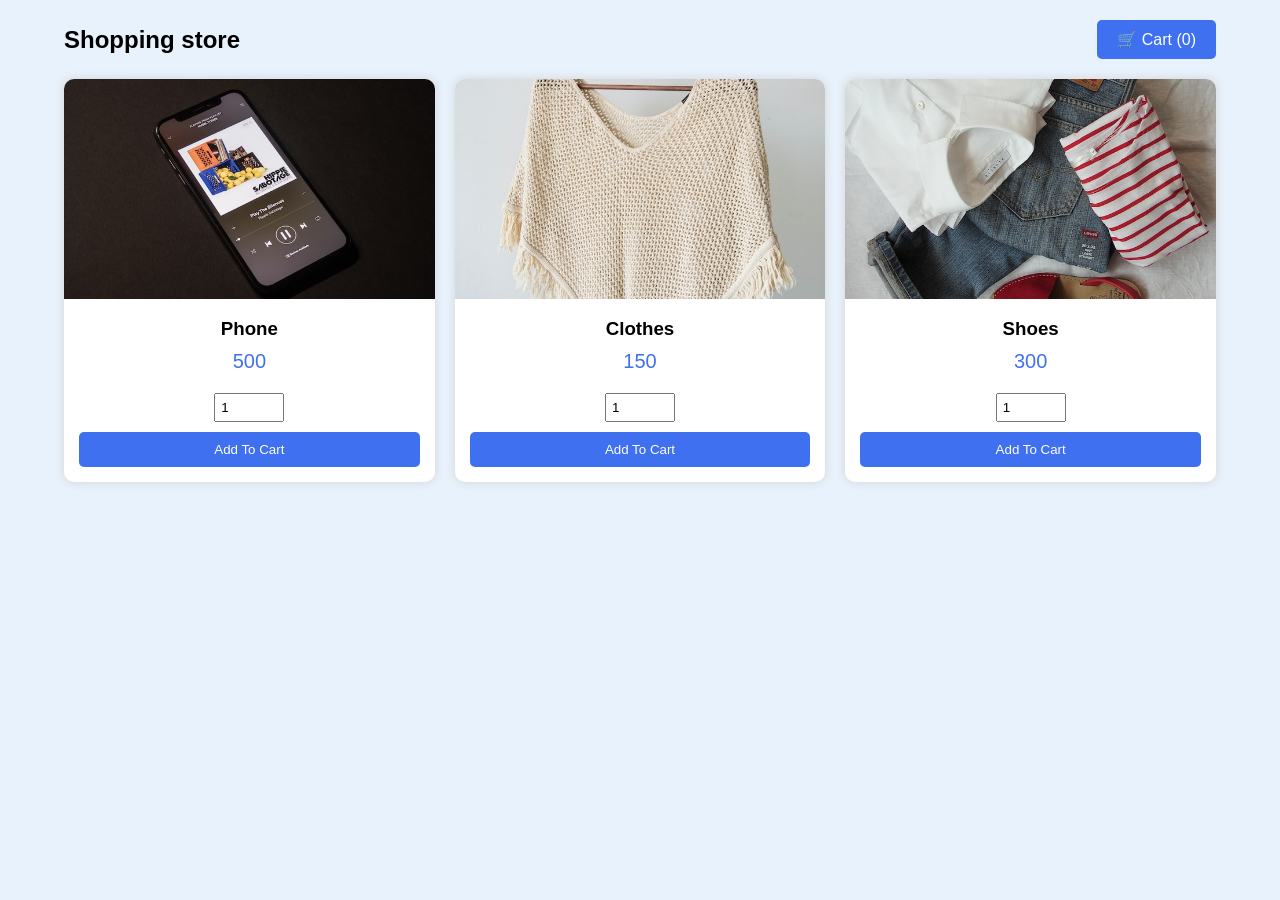
<file: index.html>
<!DOCTYPE html>
<html lang="en">
<head>
    <meta charset="UTF-8">
    <meta name="viewport" content="width=device-width, initial-scale=1.0">
    <title>Shopping Store</title>
    <link rel="stylesheet" href="style.css">
</head>
<body>

<div class="container">

    <header>
        <h2>Shopping store</h2>
        <a href="cart.html" class="cart">
            🛒 Cart (<span id="cartCount">0</span>)
        </a>
    </header>

    <section class="allcards">

        <div class="card">

            <img src="phone-1.jpg" alt="Phone">

            <div class="title">
                <h3>Phone</h3>

                <p class="price">500</p>

                <input type="number" class="qty" value="1" min="1">

                <button onclick="addToCart(this)">
                    Add To Cart
                </button>

            </div>

        </div>

        <div class="card">

            <img src="cloth-3.jpg" alt="Clothes">

            <div class="title">
                <h3>Clothes</h3>

                <p class="price">150</p>

                <input type="number" class="qty" value="1" min="1">

                <button onclick="addToCart(this)">
                    Add To Cart
                </button>

            </div>

        </div>

        <div class="card">

            <img src="cloth-2.jpg" alt="Shoes">

            <div class="title">
                <h3>Shoes</h3>

                <p class="price">300</p>

                <input type="number" class="qty" value="1" min="1">

                <button onclick="addToCart(this)">
                    Add To Cart
                </button>

            </div>

        </div>

    </section>

</div>

<script src="script.js"></script>

</body>
</html>
</file>
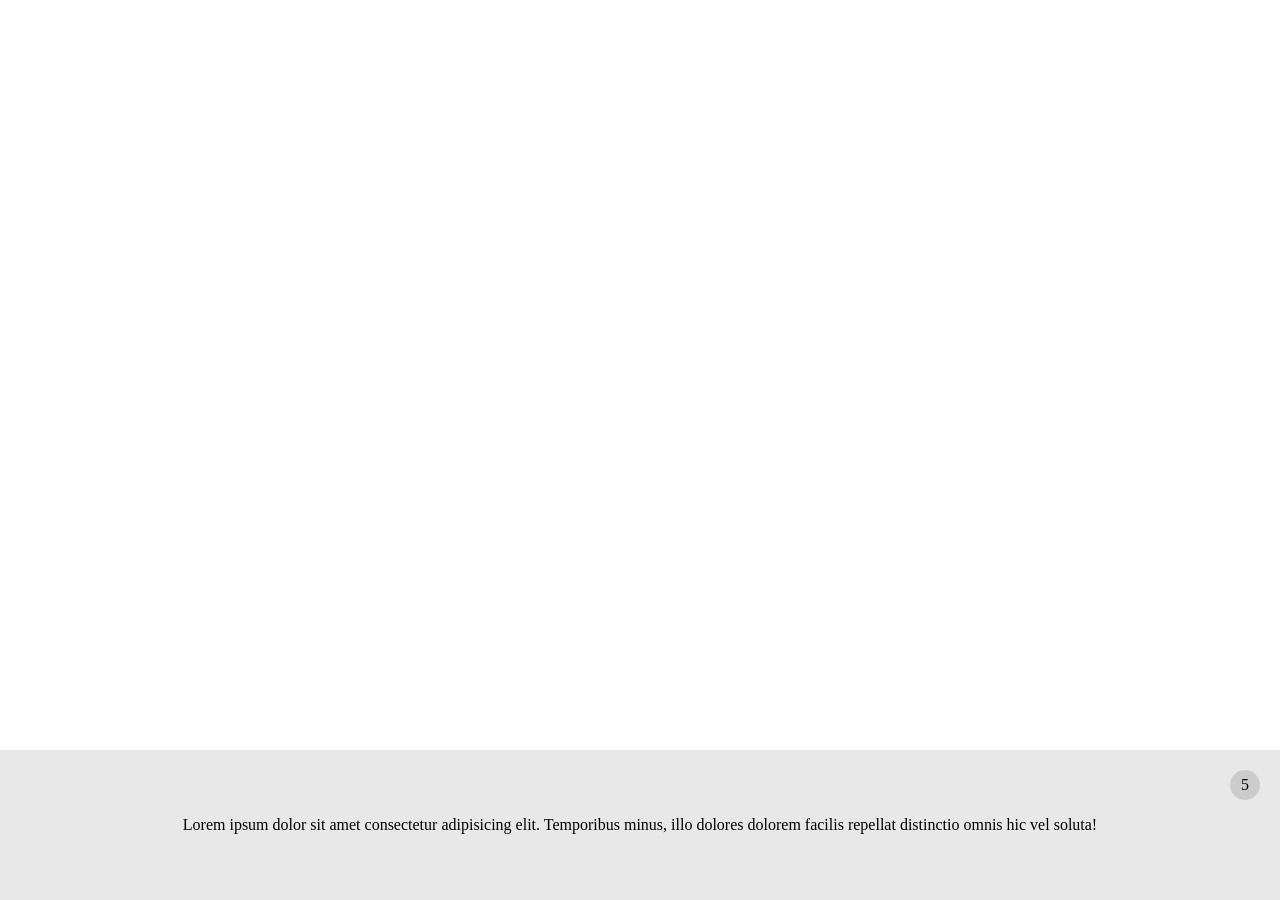
<file: Advertising App/index.html>
<!DOCTYPE html>
<html lang="en">
<head>
    <meta charset="UTF-8">
    <meta name="viewport" content="width=device-width, initial-scale=1.0">
    <link rel="stylesheet" href="style.css">
    <title>Document</title>
</head>
<body>

    <div class="adv" id="adv">
        <div class="actions">
        <span id="times">5</span>
        <button id="close">x</button>
        </div>
        <p>Lorem ipsum dolor sit amet consectetur
             adipisicing elit.
             Temporibus minus, illo dolores
              dolorem facilis repellat
              distinctio omnis hic vel soluta!</p>

    </div>
    
    <script src="script.js"></script>
</body>
</html>
</file>
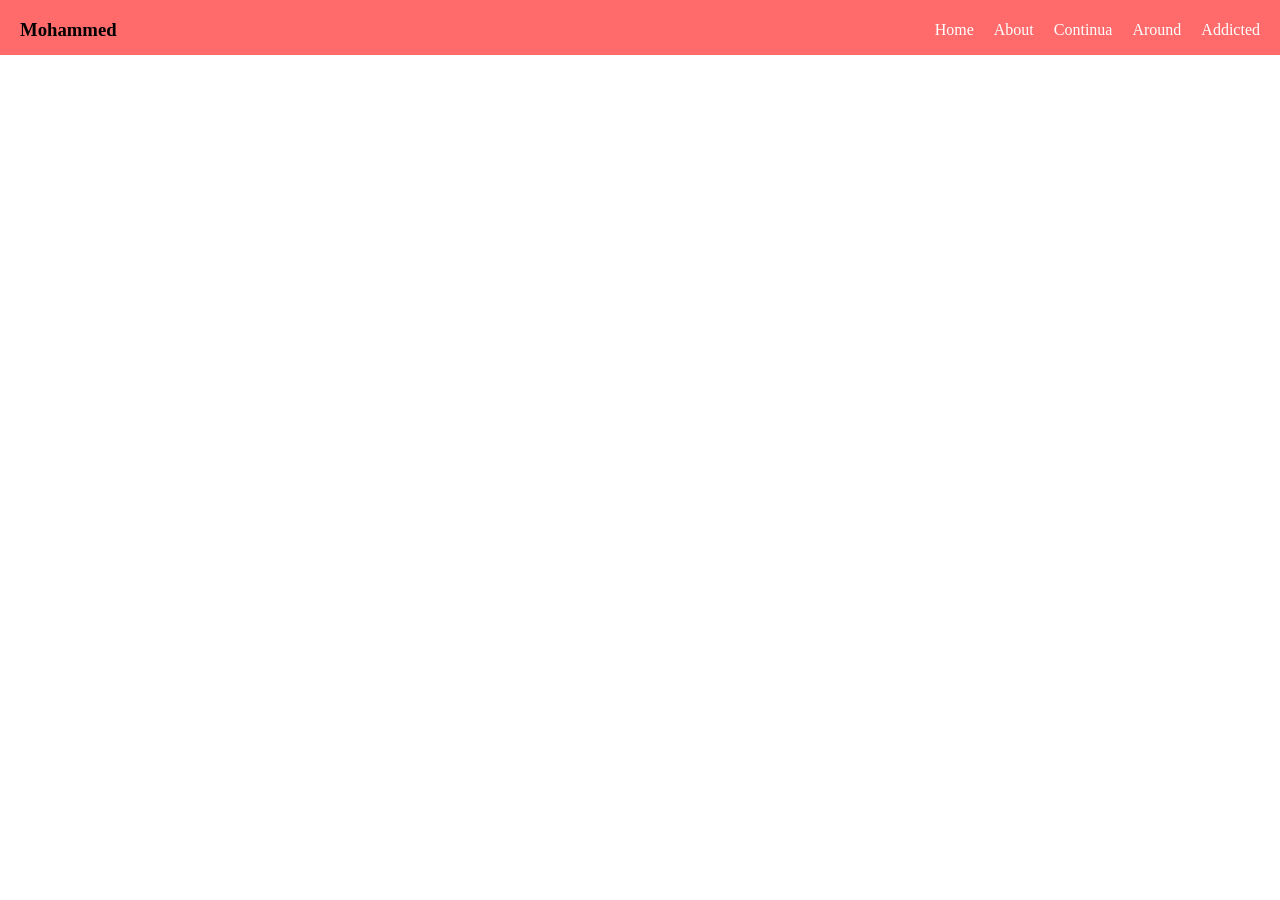
<file: bars/index.html>
<!DOCTYPE html>
<html lang="en">

<head>
  <meta charset="UTF-8">
  <meta name="viewport" content="width=device-width, initial-scale=1.0">
  <title>Document</title>

  <link rel="stylesheet" href="css/all.min.css">
  <link rel="stylesheet" href="css/style.css">
</head>

<body>
       <header>
        <div class="text">
        <div class="icon">
          <h3>Mohammed</h3>
        </div>
        <div class="Mobile ">
          <i class="fa-solid fa-bars active"></i>
          <i class="fa-solid fa-xmark"></i>
        </div>
         <nav class="nav">
          <ul>
            <li>Home</li>
            <li>About </li>
            <li>Continua</li>
            <li>Around</li>
            <li>Addicted</li>
          </ul>
         </nav>
        </div>

       </header>  
  <script src="js/script.js"></script>
</body>

</html>
</file>
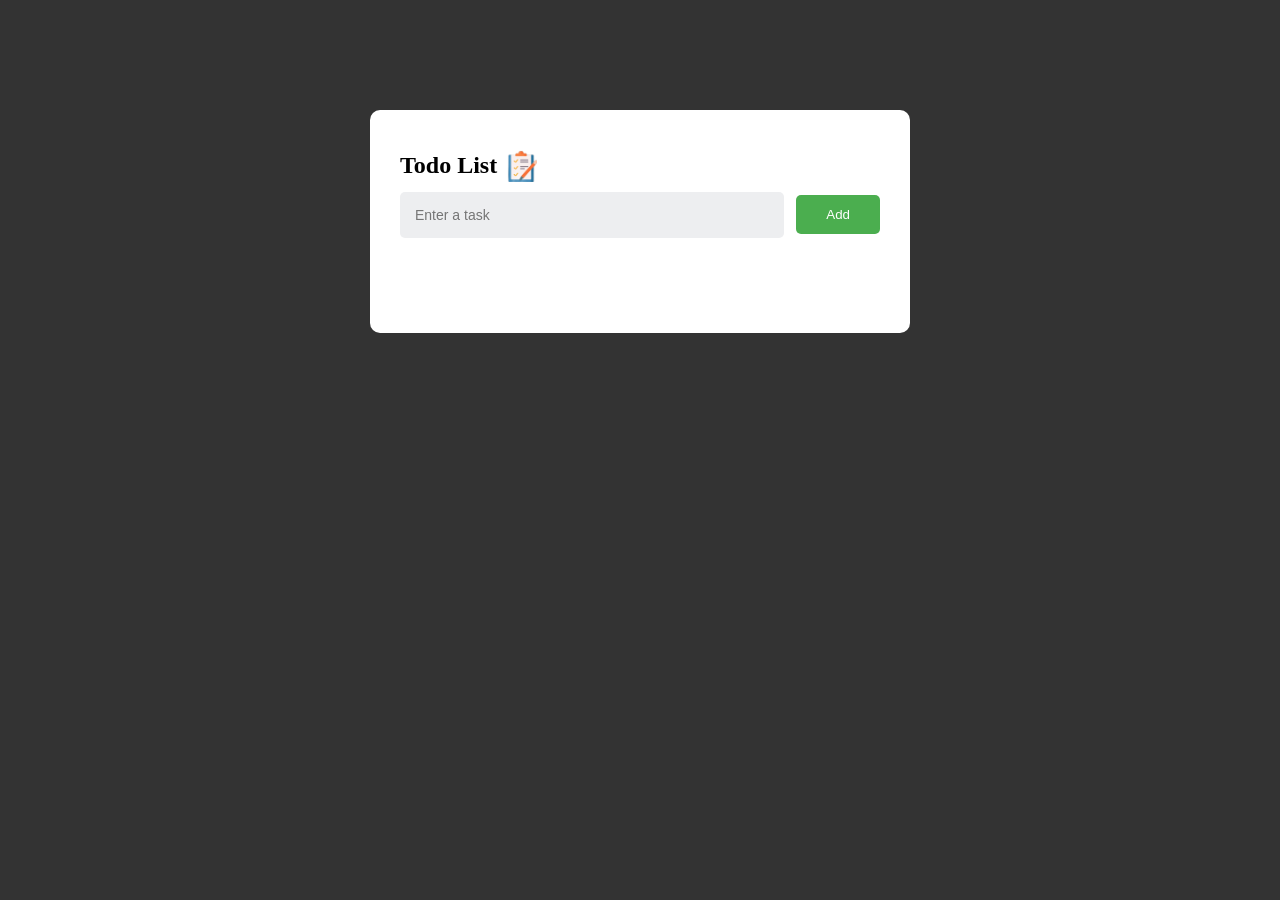
<file: Final- Todo list/index.html>
<!doctype html>
<html lang="en">
  <head>
    <meta charset="UTF-8" />
    <meta name="viewport" content="width=device-width, initial-scale=1.0" />
    <title>Tody-List By Mohamed</title>

    <link rel="stylesheet" href="css/all.min.css" />
    <link rel="stylesheet" href="css/style.css" />
  </head>

  <body>
    <main>
      <div class="container">
        <div class="todo-list">
          <div class="title">
            <h2>Todo List</h2>
            <img src="img/icon1.png" alt="img-list" />
          </div>
          <div class="Row">
            <input maxlength="120" type="text" id="input-text" placeholder="Enter a task" />
            <button class="btn">Add</button>
          </div>
          <ul class="task-list">
            <!-- <li class="checked">Task 1<span>&times;</span></li>
            <li>Task 2<span>&times;</span></li>
            <li>Task 3<span>&times;</span></li> -->
          </ul>
        </div>
      </div>
    </main>

    <script src="js/script.js"></script>
  </body>
</html>
</file>
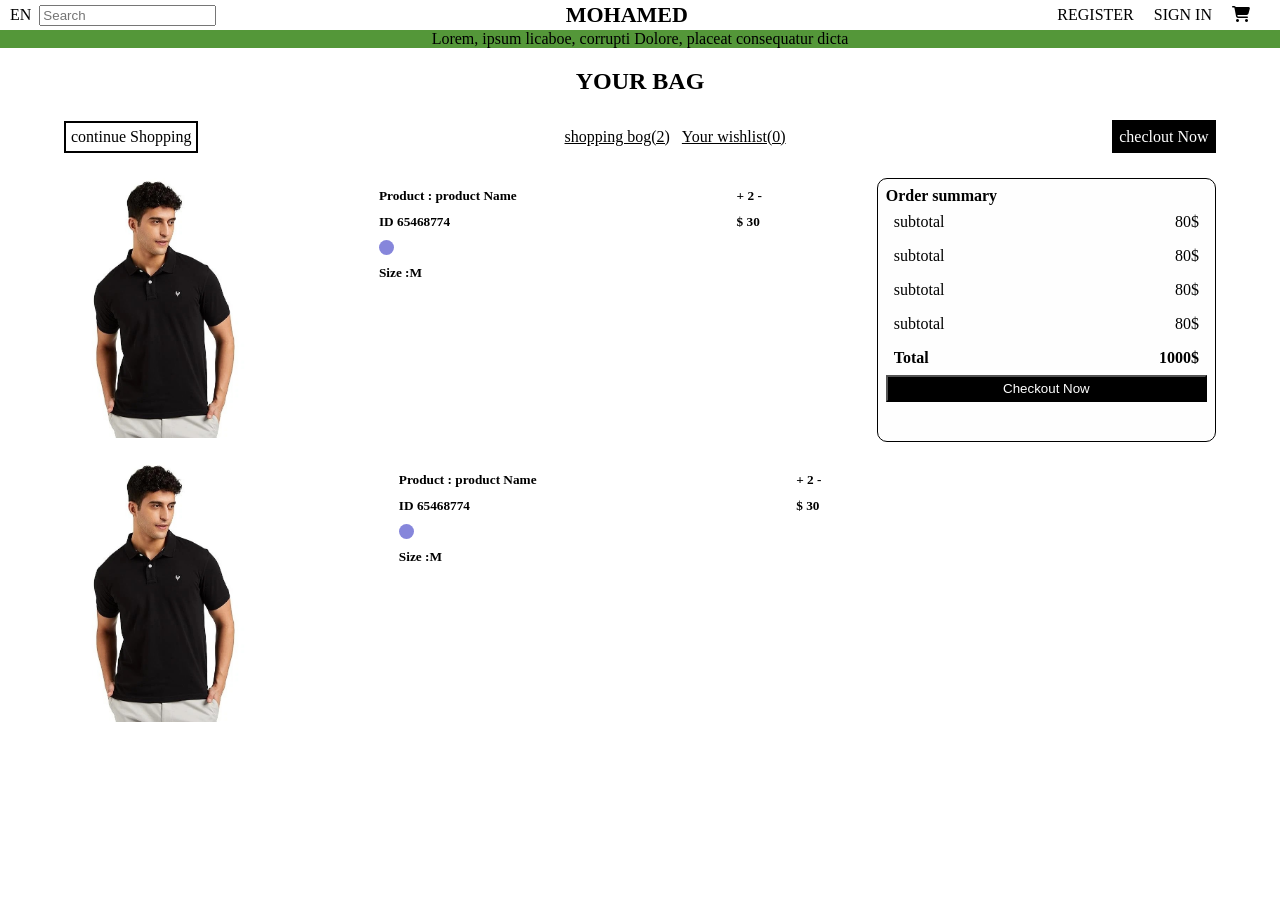
<file: p2/index.html>
<!DOCTYPE html>
<html lang="en">

<head>
    <meta charset="UTF-8">
    <meta name="viewport" content="width=device-width, initial-scale=1.0">
    <title>Document</title>
    <link rel="stylesheet" href="style.css">
    <link rel="stylesheet" href="https://cdnjs.cloudflare.com/ajax/libs/font-awesome/6.5.1/css/all.min.css">
</head>

<body>
    <header>
        <div class="nav1">
            <div class="left">
                <p>EN</p>
                <form action="">
                    <input type="text" placeholder="Search">
                </form>

            </div>
            <div class="center">
                <h1>MOHAMED</h1>
            </div>
            <div class="rghit">
                <ul>
                    <li><a href="#">REGISTER</a></li>
                    <li><a href="#">SIGN IN</a></li>
                    <li><a href="#"><i class="fa-solid fa-cart-shopping"></i></a></li>
                </ul>
            </div>

        </div>
        <div class="nav2">
            <p>Lorem, ipsum licaboe,
                corrupti Dolore,
                placeat consequatur dicta </p>
        </div>
        <div class="nav3">
            <h2>YOUR BAG</h2>
        </div>
    </header>


    <main>
        <section>
            <div class="container">
                <div class="sec1">
                    <div>
                        <h4 class="textleft">continue Shopping</h4>
                    </div>
                    <div>
                        <ul>
                            <li><a href="#">shopping bog(2)</a></li>
                            <li><a href="#">Your wishlist(0)</a></li>
                        </ul>
                    </div>
                    <div>
                        <h4 class="textright">checlout Now</h4>
                    </div>

                </div>
            </div>

        </section>

        <section>
            <div class="container">
              <div class="sec2">
                   <div class="photo">
                    <img src="img.jpeg" alt="">
                </div>
                <div class="info">
                    <div><h5>Product <span>: product Name</span></h5></div>
                    <div><h5>ID <span>65468774</span></h5></div>
                    
                    <div class="color"></div>
                    <div><h5>Size <span>:M</span></h5></div>
                </div>
                 <div class="number">
                  <div><h5>+ <span>2</span> -</h5></div>
                  <div><h5>$ 30</h5></div>
                 </div>
                 <div class="card">
                    <h4>Order summary</h4>
                    <div class="subtotal">
                        <p>subtotal</p>
                        <p>80$</p>
                    </div>
                     <div class="subtotal">
                        <p>subtotal</p>
                        <p>80$</p>
                    </div>
                     <div class="subtotal">
                        <p>subtotal</p>
                        <p>80$</p>
                    </div>
                     <div class="subtotal">
                        <p>subtotal</p>
                        <p>80$</p>
                    </div>
                     <div class="subtotal total">
                        <p>Total</p>
                        <p>1000$</p>
                    </div>
                  <button class="btn">Checkout Now</button>
                 </div>
              </div>
            </div>

        </section>
          <section>
            <div class="container">
              <div class="sec2">
                   <div class="photo">
                    <img src="img.jpeg" alt="">
                </div>
                <div class="info">
                    <div><h5>Product <span>: product Name</span></h5></div>
                    <div><h5>ID <span>65468774</span></h5></div>
                    
                    <div class="color"></div>
                    <div><h5>Size <span>:M</span></h5></div>
                </div>
                 <div class="number">
                  <div><h5>+ <span>2</span> -</h5></div>
                  <div><h5>$ 30</h5></div>
                 </div>
                
              </div>
            </div>

        </section>
    </main>
</body>

</html>
</file>
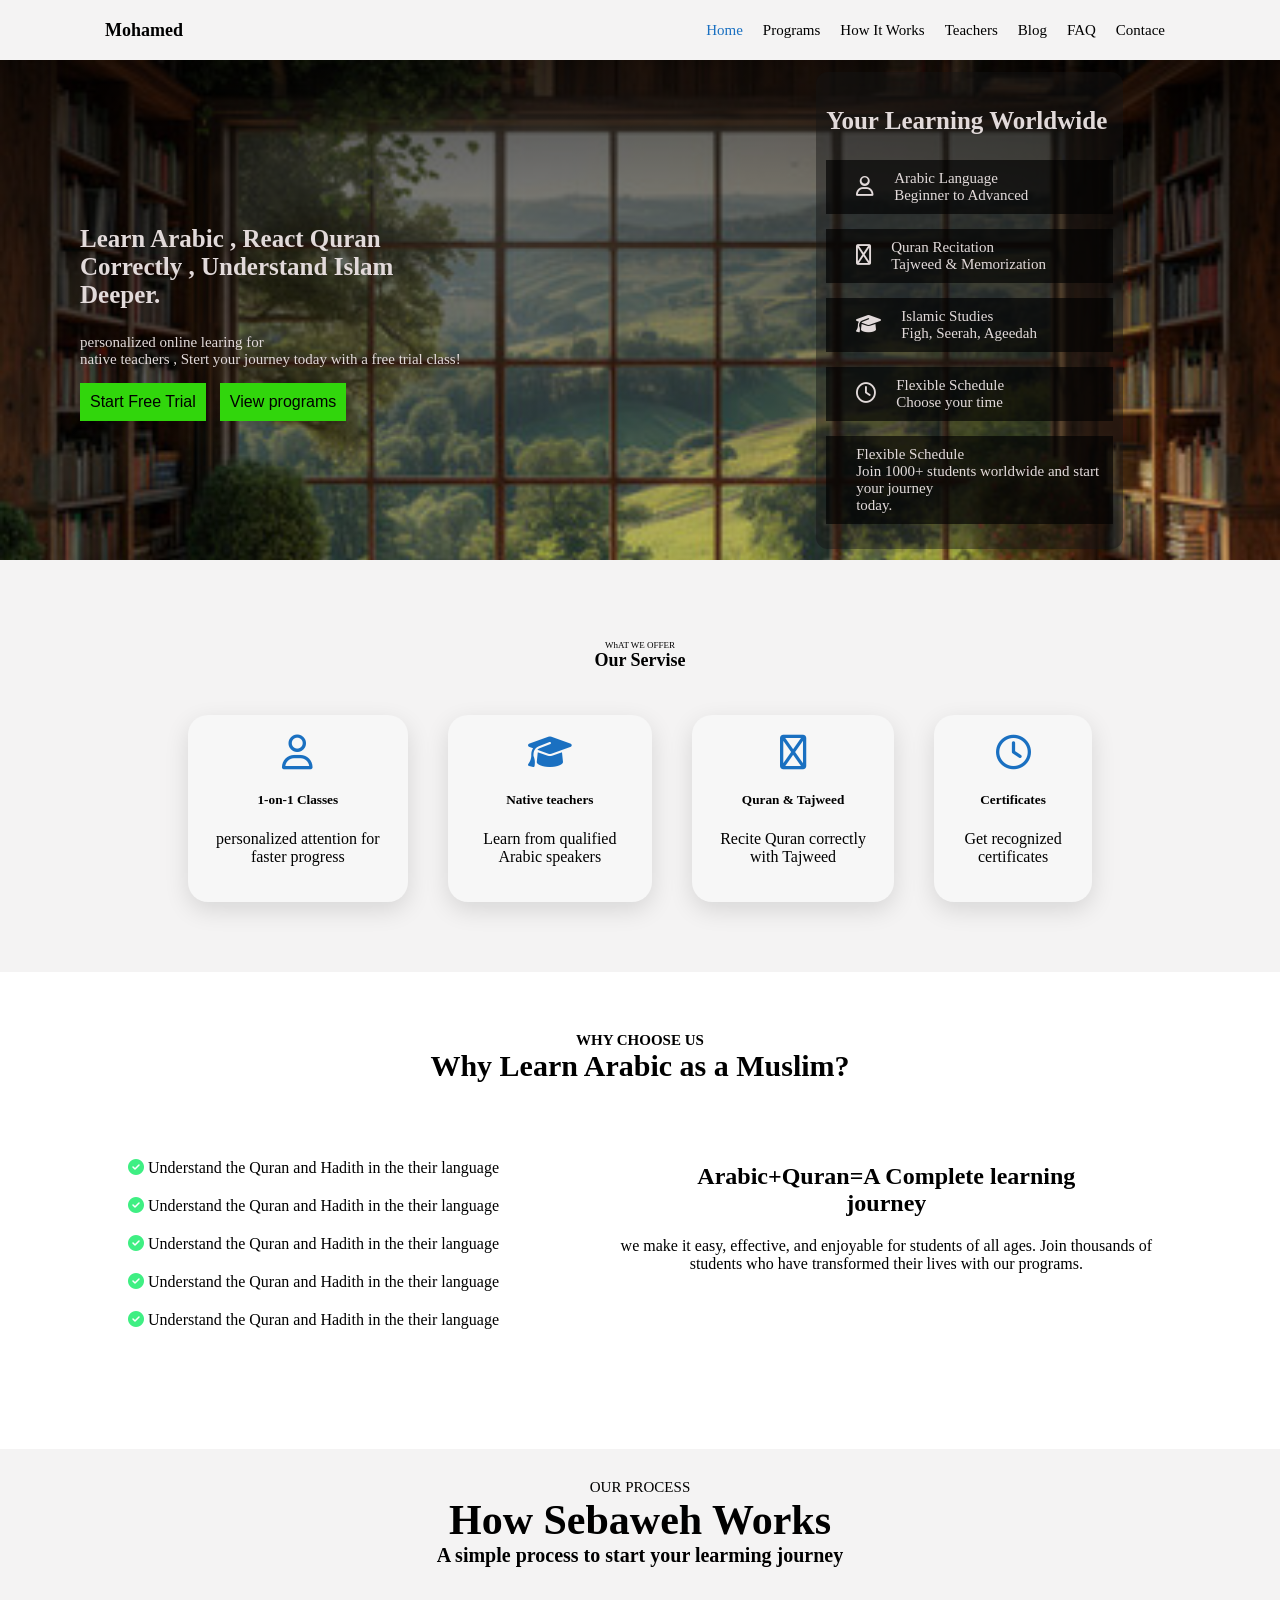
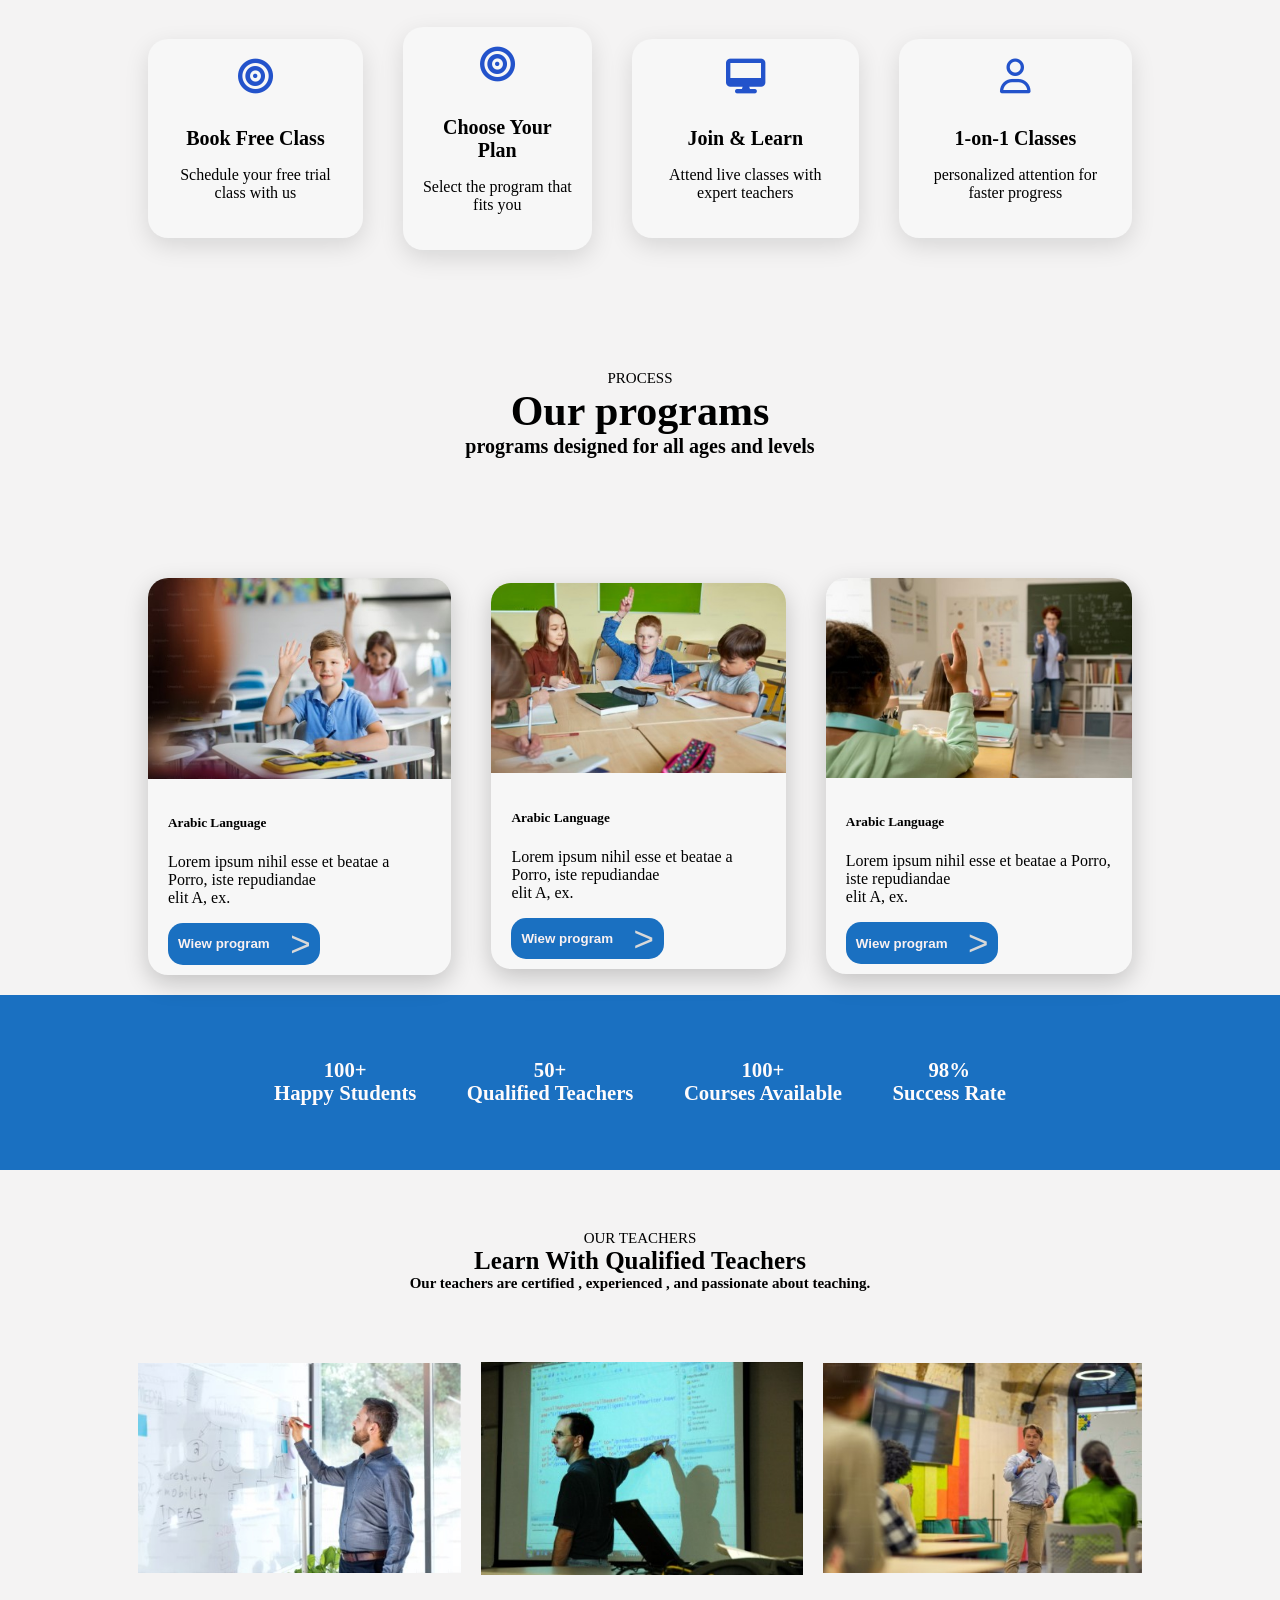
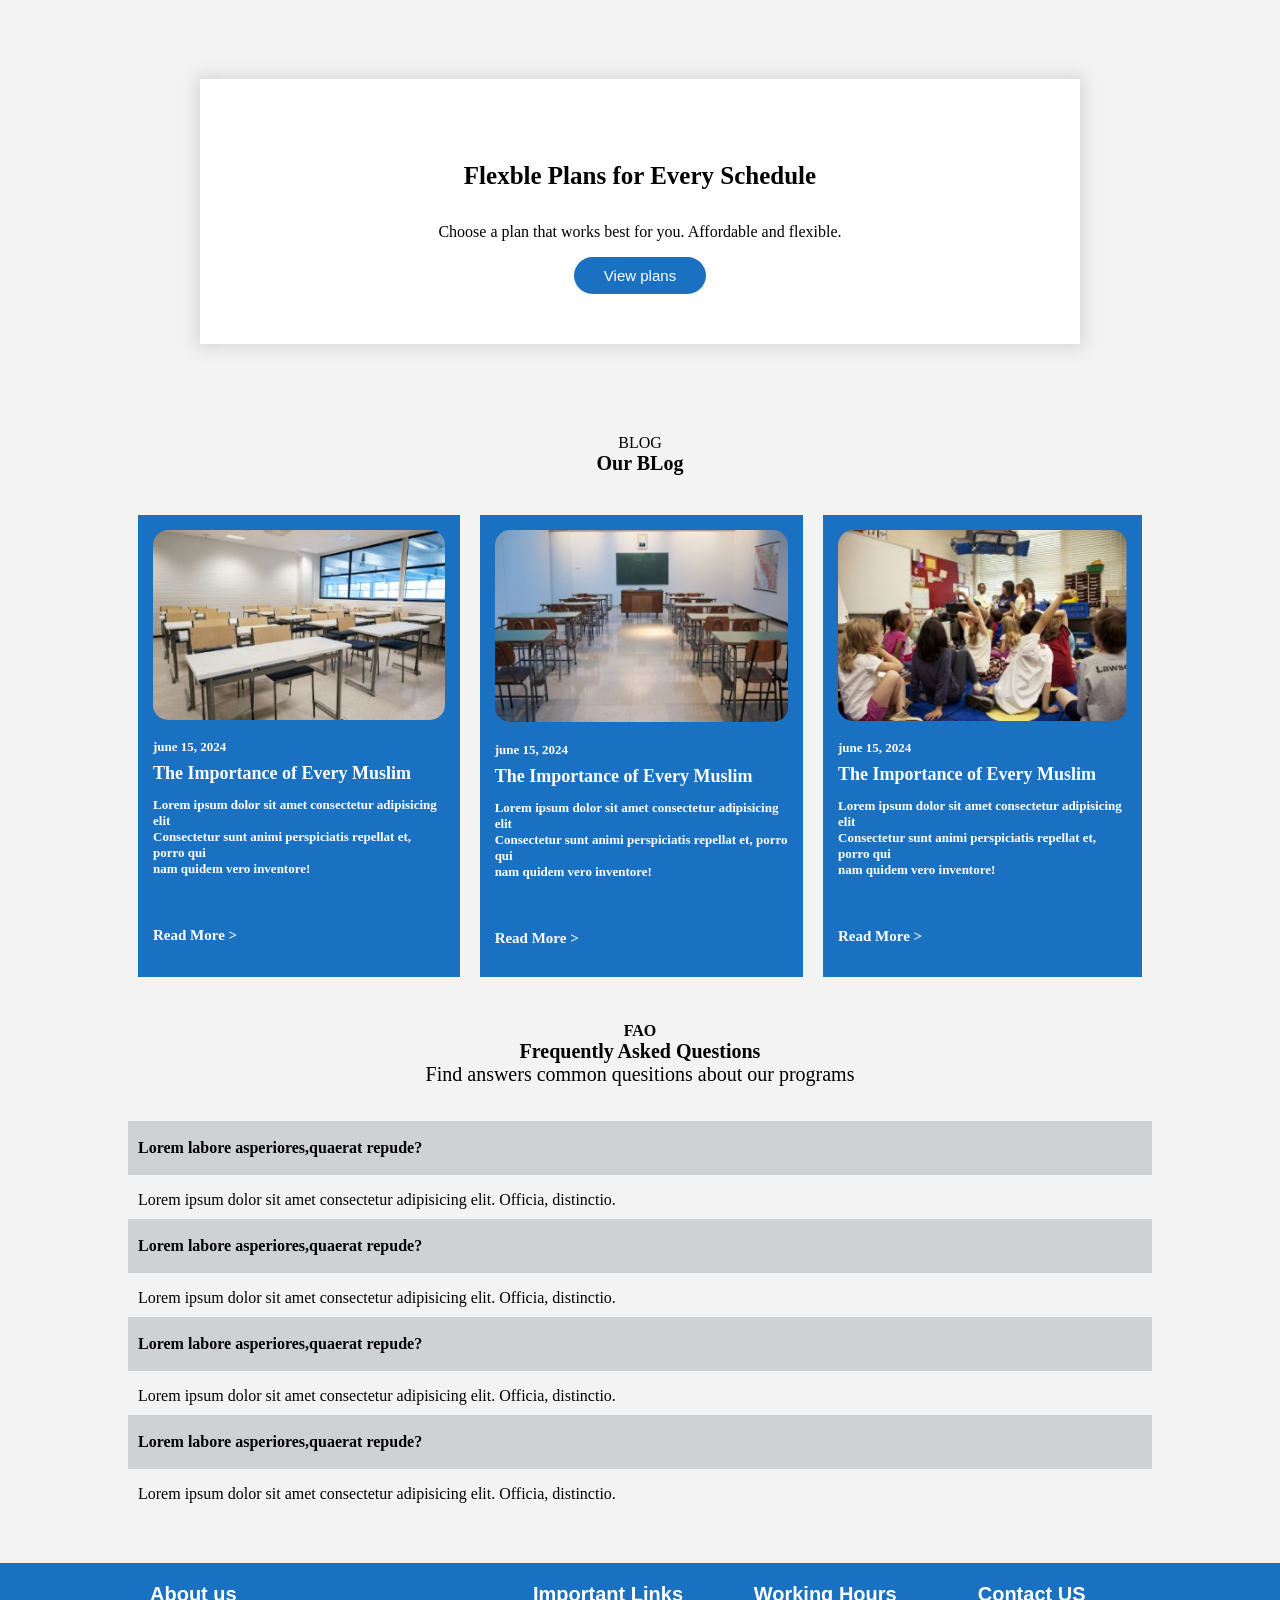
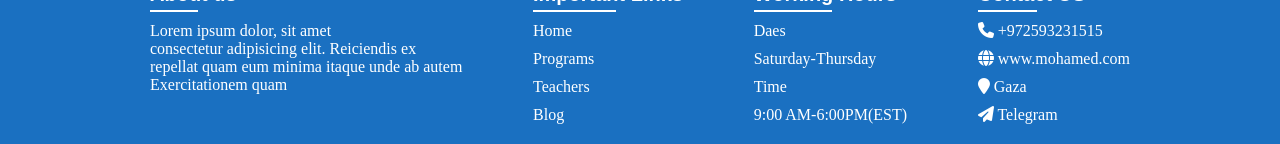
<file: p5/index.html>
<!DOCTYPE html>
<html lang="en">

<head>
    <meta charset="UTF-8">
    <meta name="viewport" content="width=device-width, initial-scale=1.0">
    <title>Document</title>
    <link rel="stylesheet" href="style.css">
    <link rel="stylesheet" href="https://cdnjs.cloudflare.com/ajax/libs/font-awesome/6.5.1/css/all.min.css">

</head>

<body>
    <header>
        <nav>
            <div class="title">
                <a href="">Mohamed</a>
            </div>
            <div class="links">
                <ul>
                    <li class="home"><a href="">Home</a></li>
                    <li><a href="">Programs</a></li>
                    <li><a href="">How It Works</a></li>
                    <li><a href="">Teachers</a></li>
                    <li><a href="">Blog</a></li>
                    <li><a href="">FAQ</a></li>
                    <li><a href="">Contace</a></li>
                </ul>

            </div>
        </nav>
    </header>
    <main>
        <section>
            <div class="background">
                <div>
                    <h3>Learn Arabic , React Quran <br>
                        Correctly , Understand Islam <br>
                        Deeper.
                    </h3>
                    <p>personalized online learing for <br>
                        native teachers , Stert your journey
                        today with a free trial class!
                    </p>
                    <button>Start Free Trial</button>
                    <button>View programs</button>
                </div>
                <div>

                    <div class="column_list">
                        <h3>Your Learning Worldwide</h3>
                        <div class="Row">
                            <div>
                                <i class="fa-regular fa-user"></i>

                            </div>
                            <div>
                                <p>Arabic Language</p>
                                <p>Beginner to Advanced</p>
                            </div>
                        </div>

                        <div class="Row">
                            <div>
                                <i class="fa-regular fa-book-open"></i>
                            </div>
                            <div>
                                <p>Quran Recitation</p>
                                <p>Tajweed & Memorization</p>
                            </div>
                        </div>
                        <div class="Row">
                            <div>
                                <i class="fa-solid fa-graduation-cap"></i>
                            </div>
                            <div>
                                <p>Islamic Studies</p>
                                <p>Figh, Seerah, Ageedah</p>
                            </div>
                        </div>
                        <div class="Row">
                            <div>
                                <i class="fa-regular fa-clock"></i>
                            </div>
                            <div>
                                <p>Flexible Schedule</p>
                                <p>Choose your time</p>
                            </div>
                        </div>
                        <div class="Row">
                            <div>
                                <p>Flexible Schedule</p>
                                <p>Join 1000+ students worldwide and start your journey <br> today.</p>
                            </div>
                        </div>

                    </div>
                </div>
            </div>

        </section>

        <section class="sec2">
            <div class="container">
                <div class="title_cards">
                    <div class="text">
                        <p>WhAT WE OFFER</p>
                        <h4>Our Servise</h4>
                    </div>

                    <div class="Cards">
                        <div class="card">
                            <i class="fa-regular fa-user"></i>
                            <h5>1-on-1 Classes</h5>
                            <p>personalized attention
                                for faster progress
                            </p>
                        </div>
                        <div class="card">
                             <i class="fa-solid fa-graduation-cap"></i>
                            <h5>Native teachers</h5>
                            <p> Learn from qualified Arabic speakers
                            </p>
                        </div>
                        <div class="card">
                           <i class="fa-regular fa-book-open"></i>
                            <h5>Quran & Tajweed</h5>
                            <p> Recite Quran correctly with Tajweed
                            </p>
                        </div>
                        <div class="card">
                           <i class="fa-regular fa-clock"></i>
                            <h5>Certificates</h5>
                            <p>Get recognized certificates
                            </p>
                        </div>
                    </div>
                </div>

            </div>
        </section>

        <section class="sec3">
            <div class="container">
                <div class="info">
                    <div class="title">
                        <p>WHY CHOOSE US</p>
                        <h4>Why Learn Arabic as a Muslim?</h4>
                    </div>
                    <div class="inpotr">
                        <div>
                            <p><i class="fa-solid fa-circle-check"></i> Understand the Quran and Hadith
                                in the their language
                            </p>
                            <p><i class="fa-solid fa-circle-check"></i> Understand the Quran and Hadith
                                in the their language
                            </p>
                            <p><i class="fa-solid fa-circle-check"></i> Understand the Quran and Hadith
                                in the their language
                            </p>
                            <p><i class="fa-solid fa-circle-check"></i> Understand the Quran and Hadith
                                in the their language
                            </p>
                            <p><i class="fa-solid fa-circle-check"></i> Understand the Quran and Hadith
                                in the their language
                            </p>

                        </div>
                        <div>
                            <h2>Arabic+Quran=A Complete learning
                                <br> journey
                            </h2>
                            <p>we make it easy, effective, and
                                enjoyable for students of all
                                ages. Join thousands of <br>
                                students who have transformed their
                                lives with our programs.
                            </p>
                        </div>
                    </div>
                </div>
            </div>
        </section>
        <section class="sec4">
            <div class="container">
                <div class="title_cards">
                    <div class="text">
                        <p>OUR PROCESS</p>
                        <h4>How Sebaweh Works</h4>
                        <p>A simple process to start
                            your learming journey
                        </p>
                    </div>

                    <div class="Cards">
                        <div class="card">
                   <i class="fa fa-bullseye"></i>



                            <h5>Book Free Class</h5>
                            <p>Schedule your free trial class with us
                            </p>
                        </div>
                        <div class="card">
                          <i class="fa fa-bullseye"></i>


                            <h5>Choose Your Plan</h5>
                            <p>Select the program that fits you
                            </p>
                        </div>
                        <div class="card">
                            <i class="fa fa-desktop"></i>

                            <h5>Join & Learn</h5>
                            <p>Attend live classes with expert teachers
                            </p>
                        </div>
                        <div class="card">
                            <i class="fa-regular fa-user"></i>
                            <h5>1-on-1 Classes</h5>
                            <p>personalized attention
                                for faster progress
                            </p>
                        </div>
                    </div>
                </div>


            </div>



        </section>

        <section class="sec5">
            <div class="container">
                <div class="title_cards">
                    <div class="text">
                        <p> PROCESS</p>
                        <h4>Our programs</h4>
                        <p> programs designed for all
                            ages and levels
                        </p>
                    </div>
                    <div class="Cards">

                        <div class="card">
                            <div>
                                <img src="50.jpg" alt="">
                            </div>
                            <div class="infoimg">
                                <h5>Arabic Language</h5>
                                <p>
                                    Lorem ipsum nihil esse et beatae a
                                    Porro, iste repudiandae <br>
                                    elit A, ex.
                                </p>
                                <button>
                                    <p>Wiew program</p>
                                    <i>></i>
                                </button>
                            </div>
                        </div>
                        <div class="card">
                            <div>
                                <img src="1.jpg" alt="">
                            </div>
                            <div class="infoimg">
                                <h5>Arabic Language</h5>
                                <p>
                                    Lorem ipsum nihil esse et beatae a
                                    Porro, iste repudiandae <br>
                                    elit A, ex.
                                </p>
                                <button>
                                    <p>Wiew program</p>
                                    <i>></i>
                                </button>
                            </div>
                        </div>
                        <div class="card">
                            <div>
                                <img src="52.jpg" alt="">
                            </div>
                            <div class="infoimg">
                                <h5>Arabic Language</h5>
                                <p>
                                    Lorem ipsum nihil esse et beatae a
                                    Porro, iste repudiandae <br>
                                    elit A, ex.
                                </p>
                                <button>
                                    <p>Wiew program</p>
                                    <i>></i>
                                </button>
                            </div>
                        </div>
                    </div>


                </div>
            </div>


            </div>



        </section>

        <section class="sec6">
            <div class="toatl">
                <div>
                    <h5>100+
                        <br>Happy Students
                    </h5>
                </div>
                <div>
                    <h5>50+
                        <br>
                        Qualified Teachers
                    </h5>
                </div>
                <div>
                    <h5>100+
                        <br>
                        Courses Available
                    </h5>
                </div>
                <div>
                    <h5>98%
                        <br>
                        Success Rate
                    </h5>
                </div>
            </div>

        </section>



        <section class="sec7">
            <div class="container">
                <div class="title_cards">
                    <div class="text">
                        <p> OUR TEACHERS</p>
                        <h4>Learn With Qualified Teachers</h4>
                        <p> Our teachers are certified ,
                            experienced , and passionate
                            about teaching.
                        </p>
                    </div>
                    <div class="Cards">

                        <div class="card">
                            <div>
                                <img src="4.jpg" alt="">
                            </div>
                        </div>
                        <div class="card">
                            <div>
                                <img src="5.jpg" alt="">
                            </div>
                        </div>
                        <div class="card">
                            <div>
                                <img src="6.jpg" alt="">
                            </div>
                        </div>
                    </div>


                </div>
            </div>
            </div>
        </section>

        <section class="sec8">
            <div class="container">
                <div>

                    <h4>Flexble Plans for
                        Every Schedule
                    </h4>
                    <p>Choose a plan that
                        works best
                        for you.
                        Affordable and flexible.
                    </p>
                    <button>View plans</button>


                </div>
            </div>
        </section>
        <section class="sec9">
            <div class="container">
                <div class="all">
                    <p>BLOG</p>
                    <h4>Our BLog</h4>
                    <div class="cards">
                        <div class="card">
                            <div>
                                <img src="10.jpg" alt="">
                            </div>
                            <div class="info">
                                <p>june 15, 2024</p>
                                <h5>The Importance of Every Muslim</h5>
                                <p>Lorem ipsum dolor sit amet consectetur adipisicing elit <br>
                                    Consectetur sunt animi perspiciatis repellat et, porro qui
                                    <br> nam quidem vero inventore!
                                </p>
                                <p>Read More ></p>
                            </div>
                        </div>
                        <div class="card">
                            <div>
                                <img src="11.jpg" alt="">
                            </div>
                            <div class="info">
                                <p>june 15, 2024</p>
                                <h5>The Importance of Every Muslim</h5>
                                <p>Lorem ipsum dolor sit amet consectetur adipisicing elit <br>
                                    Consectetur sunt animi perspiciatis repellat et, porro qui
                                    <br> nam quidem vero inventore!
                                </p>
                                <p>Read More ></p>
                            </div>
                        </div>
                        <div class="card">
                            <div>
                                <img src="12.jpg" alt="">
                            </div>
                            <div class="info">
                                <p>june 15, 2024</p>
                                <h5>The Importance of Every Muslim</h5>
                                <p>Lorem ipsum dolor sit amet consectetur adipisicing elit <br>
                                    Consectetur sunt animi perspiciatis repellat et, porro qui
                                    <br> nam quidem vero inventore!
                                </p>
                                <p>Read More ></p>
                            </div>
                        </div>
                    </div>
                </div>
            </div>
        </section>

        <section class="sec10">
            <div class="container">
                <div class="all">
                    <div class="title">
                        <p>FAO</p>
                        <h5>Frequently Asked Questions</h5>
                        <p>Find answers common quesitions about
                            our programs
                        </p>
                    </div>
                    <div class="text">
                        <div class="one">
                            <p>Lorem labore asperiores,quaerat repude?</p>
                        </div>
                        <div class="two">
                            <p>Lorem ipsum dolor sit amet consectetur adipisicing elit. Officia, distinctio.</p>

                        </div>
                        <div class="one">
                            <p>Lorem labore asperiores,quaerat repude?</p>
                        </div>
                        <div class="two">
                            <p>Lorem ipsum dolor sit amet consectetur adipisicing elit. Officia, distinctio.</p>

                        </div>
                        <div class="one">
                            <p>Lorem labore asperiores,quaerat repude?</p>
                        </div>
                        <div class="two">
                            <p>Lorem ipsum dolor sit amet consectetur adipisicing elit. Officia, distinctio.</p>

                        </div>
                        <div class="one">
                            <p>Lorem labore asperiores,quaerat repude?</p>
                        </div>
                        <div class="two">
                            <p>Lorem ipsum dolor sit amet consectetur adipisicing elit. Officia, distinctio.</p>

                        </div>
                    </div>
                </div>

            </div>
        </section>
    </main>
    <footer>
        <div class="info">
            <div>
                <a href="#" class="custom-underline-text">About us</a>
                <p>
                    Lorem ipsum dolor, sit amet <br>
                    consectetur adipisicing elit. Reiciendis ex
                    <br>
                    repellat quam eum minima itaque unde ab autem <br>
                    Exercitationem quam
                </p>

            </div>
            <div>
                <a href="#" class="custom-underline-text">Important Links</a>
                <p>Home</p>
                <p>Programs</p>
                <p>Teachers</p>
                <p>Blog</p>
            </div>
            <div>
                <a href="#" class="custom-underline-text">Working Hours</a>
                <p>Daes</p>
                <p>Saturday-Thursday</p>
                <p>Time</p>
                <p>9:00 AM-6:00PM(EST)</p>
            </div>
            <div>
                <a href="#" class="custom-underline-text">Contact US</a>
                <p> <i class="fa fa-phone"></i>
                    +972593231515</p>
                <p><i class="fa fa-globe"></i>

                    www.mohamed.com</p>
                <p>
                    <i class="fa fa-map-marker"></i>

                    Gaza
                </p>
                <p>
                    <i class="fa fa-paper-plane"></i>
                    Telegram
                </p>
            </div>
        </div>
    </footer>
</body>

</html>
</file>
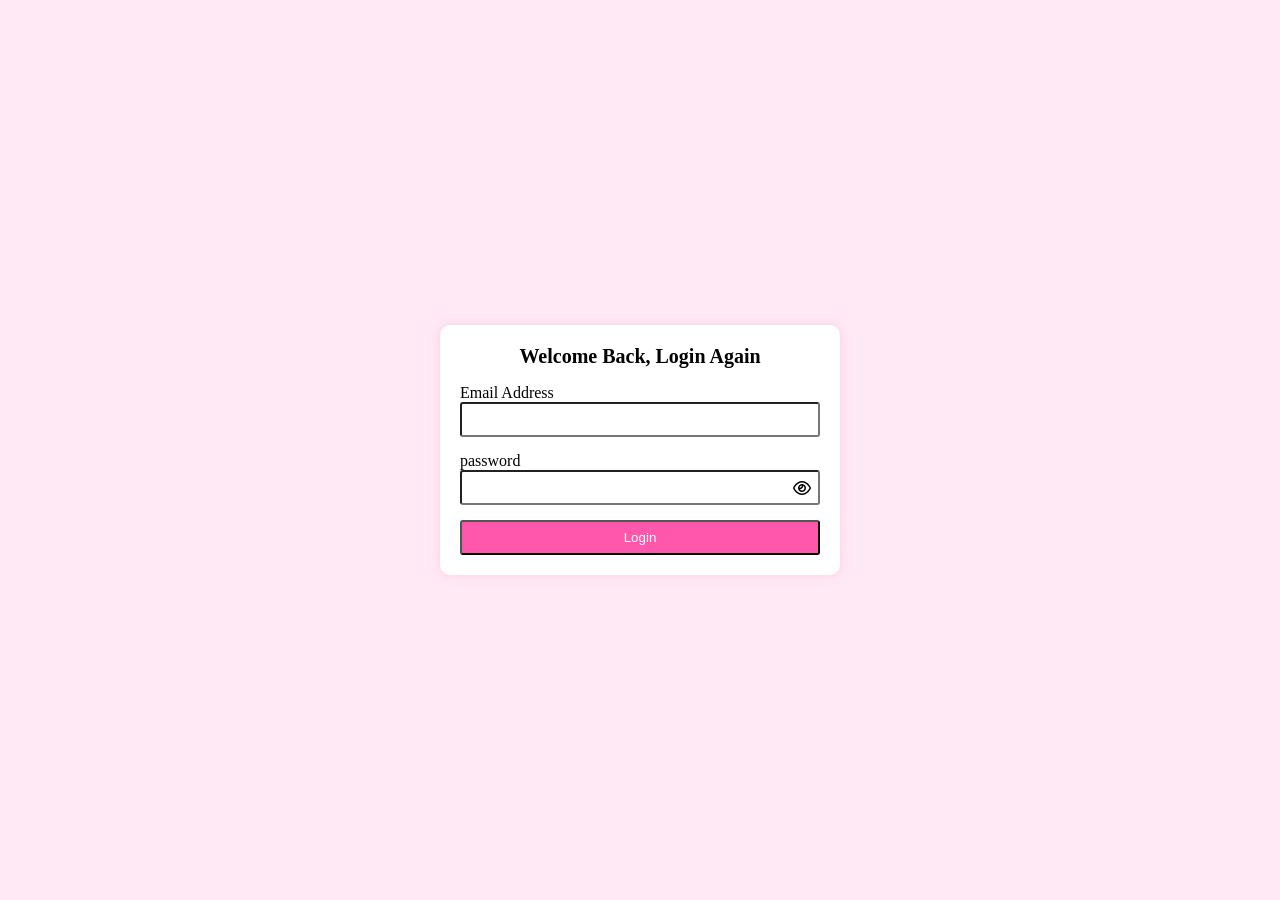
<file: Password Application/index.html>
<!DOCTYPE html>
<html lang="en">

<head>
  <meta charset="UTF-8">
  <meta name="viewport" content="width=device-width, initial-scale=1.0">
  <title>Document</title>

  <link rel="stylesheet" href="css/all.min.css">
  <link rel="stylesheet" href="css/style.css">
</head>

<body>

 
     <form action="">
      <h2>Welcome Back, Login Again</h2>
      <div>
        <label for="email">Email Address</label>
        <input type="email" id="email" name="email">
      </div>
       <div class="pass-wrapper">
        <label for="password">password</label>
        <input type="password" id="password" name="password">
         <i class="far fa-eye"></i>
      </div>
      <button>Login</button>
     </form>
          

  <script src="js/script.js"></script>
</body>

</html>
</file>
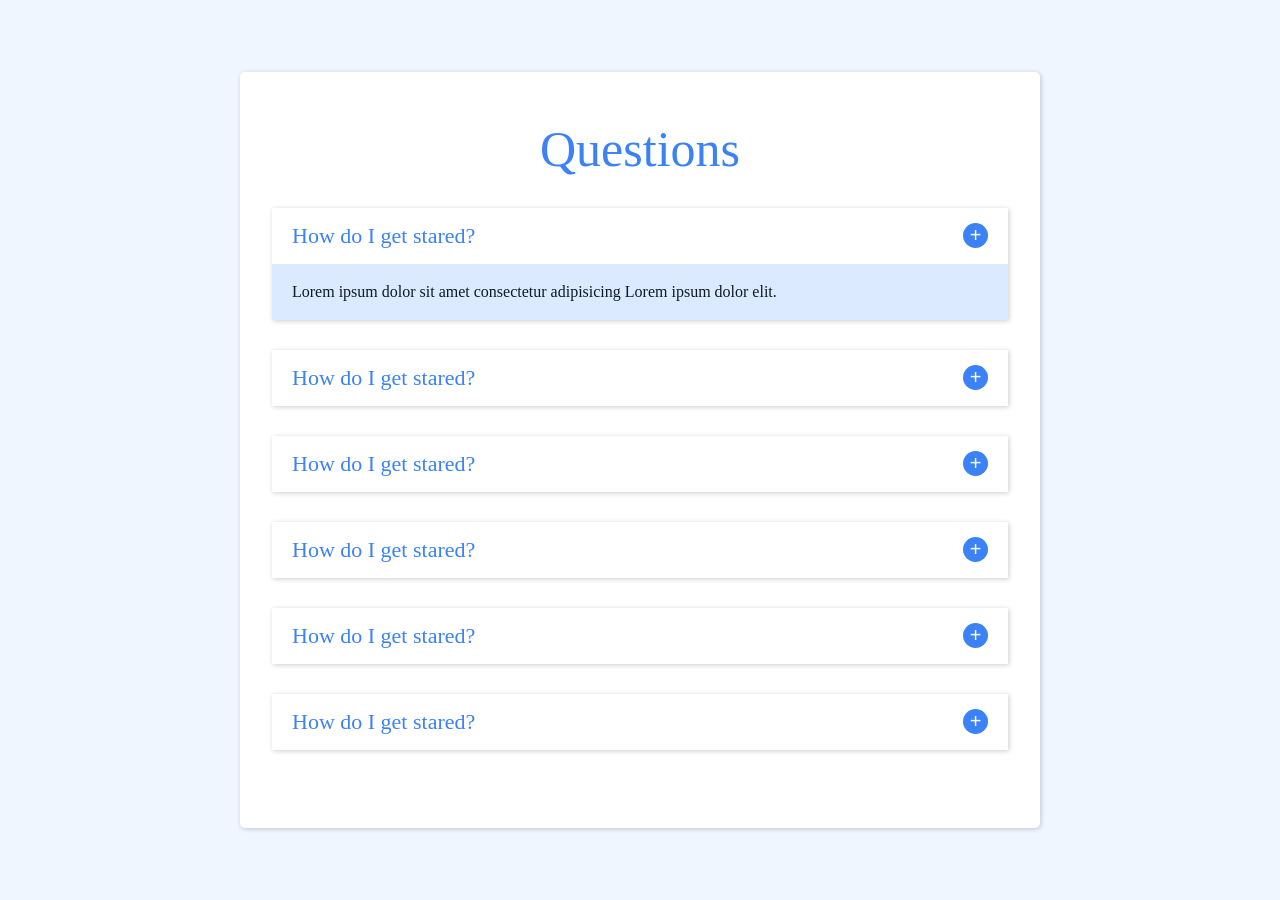
<file: Questions/index.html>
<!DOCTYPE html>
<html lang="en">
<head>
    <meta charset="UTF-8">
    <meta name="viewport" content="width=device-width, initial-scale=1.0">
     <link rel="stylesheet" href="style.css">
    <title>Document</title>
</head>
<body>
      <main>
        <section id="questions">
            <div class="accordion">
                <h1>Questions</h1>
                <div class="accordion-item">
                    <div class="accordion-header">
                        <h2>How do I get stared?</h2>
                      <button class="btn  toggle-icon">+</button>
                    </div>
                    <div class="accordion-content active ">
                        <p>Lorem ipsum dolor sit amet consectetur
                             adipisicing Lorem ipsum dolor elit.</p> 
                    </div>
                </div>
                 <div class="accordion-item">
                    <div class="accordion-header">
                        <h2>How do I get stared?</h2>
                      <button class="btn   toggle-icon">+</button>
                    </div>
                    <div class="accordion-content  ">
                        <p>Lorem ipsum dolor sit amet consectetur
                             adipisicing Lorem ipsum dolor elit.</p> 
                    </div>
                </div>
                 <div class="accordion-item">
                    <div class="accordion-header">
                        <h2>How do I get stared?</h2>
                      <button class="btn  toggle-icon">+</button>
                    </div>
                    <div class="accordion-content ">
                        <p>Lorem ipsum dolor sit amet consectetur
                             adipisicing Lorem ipsum dolor elit.</p> 
                    </div>
                </div>

                 <div class="accordion-item">
                    <div class="accordion-header">
                        <h2>How do I get stared?</h2>
                      <button class="btn  toggle-icon">+</button>
                    </div>
                    <div class="accordion-content ">
                        <p>Lorem ipsum dolor sit amet consectetur
                             adipisicing Lorem ipsum dolor elit.</p> 
                    </div>
                </div>
                 <div class="accordion-item">
                    <div class="accordion-header">
                        <h2>How do I get stared?</h2>
                      <button class="btn  toggle-icon">+</button>
                    </div>
                    <div class="accordion-content ">
                        <p>Lorem ipsum dolor sit amet consectetur
                             adipisicing Lorem ipsum dolor elit.</p> 
                    </div>
                </div>
                 <div class="accordion-item">
                    <div class="accordion-header">
                        <h2>How do I get stared?</h2>
                      <button class="btn  toggle-icon">+</button>
                    </div>
                    <div class="accordion-content ">
                        <p>Lorem ipsum dolor sit amet consectetur
                             adipisicing Lorem ipsum dolor elit.</p> 
                    </div>
                </div>
            </div>
            
        </section>
      </main>
          
    <script src="script.js"></script>
</body>
</html>
</file>
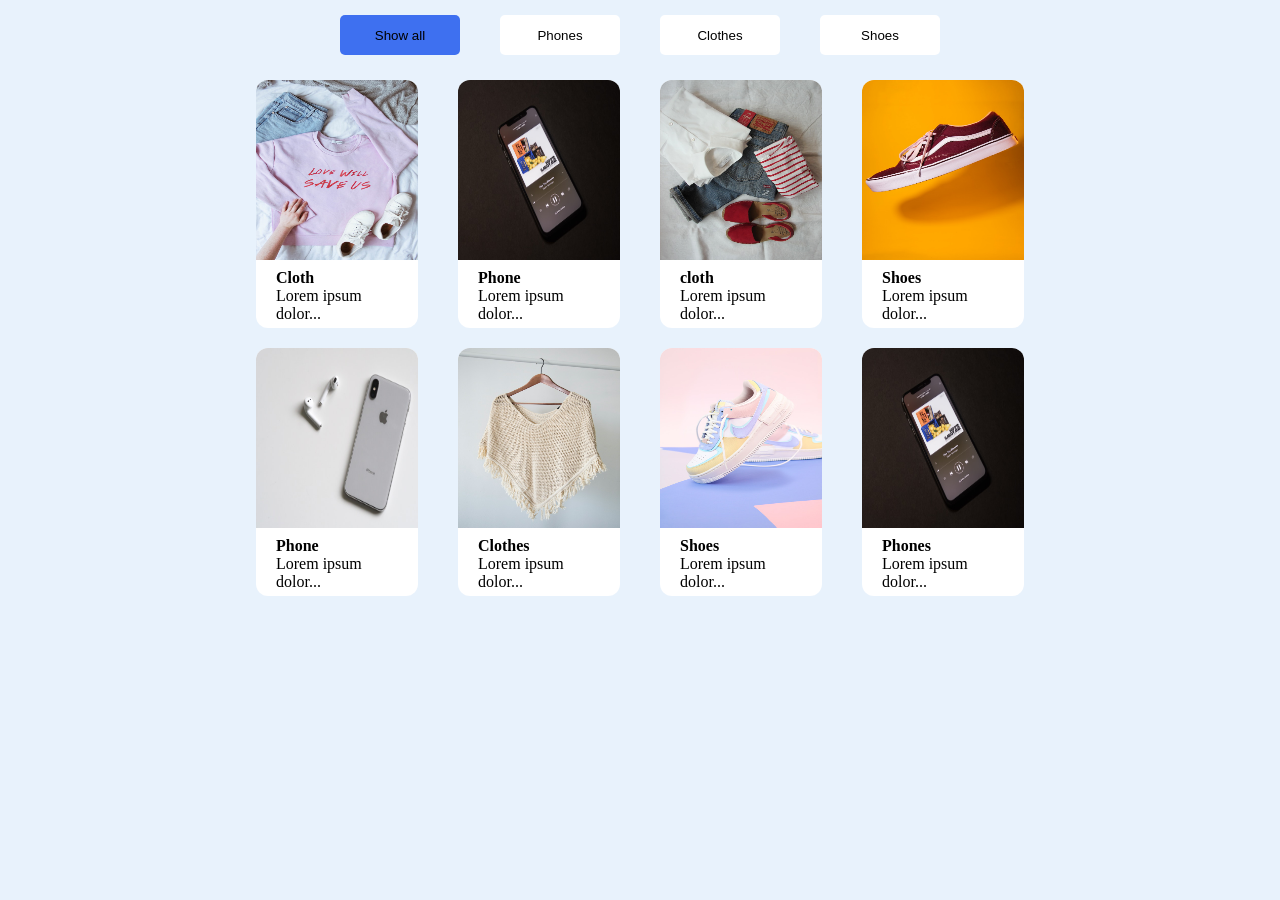
<file: store/index.html>
<!doctype html>
<html lang="en">
  <head>
    <meta charset="UTF-8" />
    <meta name="viewport" content="width=device-width, initial-scale=1.0" />
    <link rel="stylesheet" href="style.css" />
    <title>Document</title>
  </head>
  <body>
    <main>
      <div class="container">
        <header>
          <ul class="allbutton">
            <li><button class="active" data-name="all">Show all</button></li>
            <li><button data-name="Phones">Phones</button></li>
            <li><button data-name="Clothes">Clothes</button></li>
            <li><button data-name="Shoes">Shoes</button></li>
          </ul>
        </header>
        <section>
          <div class="allcards">
            <div class="card" data-name="Clothes">
              <img src="images/cloth-1.jpg" alt="Cloth1" />
              <div class="title">
                <h4>Cloth</h4>
                <p>Lorem ipsum dolor...</p>
              </div>
            </div>
            <div class="card" data-name="Phones">
              <img src="images/phone-1.jpg" alt="phone-1" />
              <div class="title">
                <h4>Phone</h4>
                <p>Lorem ipsum dolor...</p>
              </div>
            </div>
            <div class="card" data-name="Clothes">
              <img src="images/cloth-2.jpg" alt="cloth-1" />
              <div class="title">
                <h4>cloth</h4>
                <p>Lorem ipsum dolor...</p>
              </div>
            </div>
            <div class="card" data-name="Shoes">
              <img src="images/shoe-1.jpg" alt="Shoes-1" />
              <div class="title">
                <h4>Shoes</h4>
                <p>Lorem ipsum dolor...</p>
              </div>
            </div>
            <div class="card" data-name="Phones">
              <img src="images/phone-2.jpg" alt="phone-1" />
              <div class="title">
                <h4>Phone</h4>
                <p>Lorem ipsum dolor...</p>
              </div>
            </div>
            <div class="card" data-name="Clothes">
              <img src="images/cloth-3.jpg" alt="Clothes-1" />
              <div class="title">
                <h4>Clothes</h4>
                <p>Lorem ipsum dolor...</p>
              </div>
            </div>
            <div class="card" data-name="Shoes">
              <img src="images/shoe-2.jpg" alt="Shoes-1" />
              <div class="title">
                <h4>Shoes</h4>
                <p>Lorem ipsum dolor...</p>
              </div>
            </div>
            <div class="card" data-name="Phones">
              <img src="images/phone-1.jpg" alt="Phones-1" />
              <div class="title">
                <h4>Phones</h4>
                <p>Lorem ipsum dolor...</p>
              </div>
            </div>
          </div>
        </section>
      </div>
    </main>

    <script src="script.js"></script>
  </body>
</html>
</file>
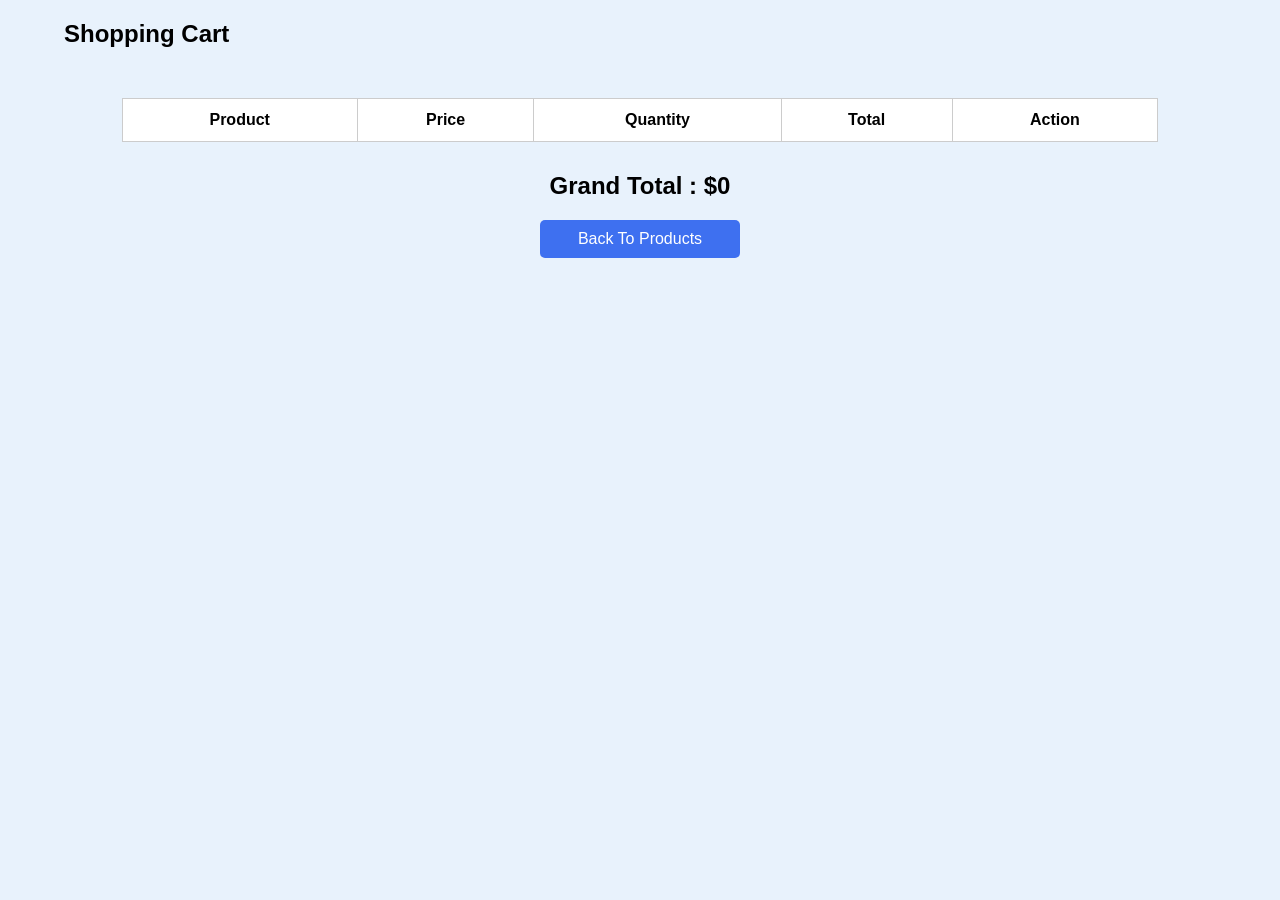
<file: cart.html>
<!DOCTYPE html>
<html lang="en">
<head>
    <meta charset="UTF-8">
    <meta name="viewport" content="width=device-width, initial-scale=1.0">
    <title>Shopping Cart</title>

    <link rel="stylesheet" href="style.css">
</head>
<body>

<div class="container">

<header>

<h2>Shopping Cart</h2>

</header>

<table>

<thead>

<tr>

<th>Product</th>
<th>Price</th>
<th>Quantity</th>
<th>Total</th>
<th>Action</th>

</tr>

</thead>

<tbody id="cartBody">

</tbody>

</table>

<h2 id="grandTotal"></h2>

<a href="index.html" class="back">
Back To Products
</a>

</div>

<script src="cart.js"></script>

</body>
</html>
</file>
<file: style.css>
*{
    margin:0;
    padding:0;
    box-sizing:border-box;
    font-family:Arial, sans-serif;
}

body{
    background:#E8F2FC;
}

.container{
    width:90%;
    margin:auto;
}

header{
    display:flex;
    justify-content:space-between;
    align-items:center;
    padding:20px 0;
}

.cart{
    text-decoration:none;
    color:white;
    background:#3E70F0;
    padding:10px 20px;
    border-radius:5px;
}

.allcards{
    display:grid;
    grid-template-columns:repeat(3,1fr);
    gap:20px;
}

.card{
    background:white;
    border-radius:10px;
    overflow:hidden;
    box-shadow:0 0 10px lightgray;
}

.card img{
    width:100%;
    height:220px;
    object-fit:cover;
}

.title{
    padding:15px;
    text-align:center;
}

.price{
    font-size:20px;
    color:#3E70F0;
    margin:10px 0;
}

.qty{
    width:70px;
    padding:5px;
    margin:10px 0;
}

button{
    width:100%;
    padding:10px;
    background:#3E70F0;
    color:white;
    border:none;
    cursor:pointer;
    border-radius:5px;
}

button:hover{
    background:#244fb7;
}

table{
    width:90%;
    margin:30px auto;
    border-collapse:collapse;
    background:white;
}

th,
td{
    border:1px solid #ccc;
    padding:12px;
    text-align:center;
}

#grandTotal{
    text-align:center;
    margin-top:20px;
}

.back{
    display:block;
    width:200px;
    margin:20px auto;
    text-align:center;
    text-decoration:none;
    background:#3E70F0;
    color:white;
    padding:10px;
    border-radius:5px;
}

@media(max-width:900px){

.allcards{

grid-template-columns:repeat(2,1fr);

}

}

@media(max-width:600px){

.allcards{

grid-template-columns:1fr;

}

}
</file>
<file: Advertising App/style.css>
* {
  box-sizing: border-box;
}

body {
  margin: 0;
}

img {
  max-width: 100%;
}

a {
  text-decoration: none;
  display: inline-block;
}
.adv {
  position: fixed;
  width: 100%;
  height: 150px;
  background-color: #e8e8e8;
  bottom: 0;
  left: 0;
  padding: 20px;
  text-align: center;
  display: flex;
  align-items: center;
  justify-content: center
}
.actions {
  position: absolute;
  top: 20px;
  right: 20px;
}
.actions span,
.actions button {
  width: 30px;
  height: 30px;
  display: flex;
  justify-content: center;
  align-items: center;
  border-radius: 50%;
  background-color: #cccccc;
}
.actions button {
  border: 0;
  background-color: #8b0095;
  color: #fff;
  display: none;
  cursor: pointer;
}
</file>
<file: bars/css/style.css>
* {
  box-sizing: border-box;
}

body {
  margin: 0;
}

img {
  max-width: 100%;
}

a {
  text-decoration: none;
  display: inline-block;
}


header h3 {
   padding:  0 20px;
   color: #000;
}
header{
  background-color: rgb(255, 106, 106);
  height: 55px;
 color: #ffffff;

}
header .text {
  display: flex;
  justify-content: space-between;
  align-items: center;

}
 .Mobile{
  color: #000;
 margin:  0 20px;
 display: none;
 }
  
header nav ul {
 display: flex;
 justify-content: space-between;
 list-style: none;
 padding: 0 10px;
}
header nav ul li {
   padding: 0 10px;
}
@media  (max-width: 750px){


header .text {
    
    position: relative;
    margin: 0;
  
  }
 
  .Mobile {
  display: block;
  cursor: pointer;
  width: 25px;
  height: 25px;
   position: relative;
 
}
 nav {
    position: absolute;
    width: 100%;
     background-color: rgb(255, 106, 106);
    top: 55px;
    left:0;
    right: 0;
    opacity: 0;
  }
  nav.active{
    opacity: 1;
  }
header nav ul {
 display: block;
}
header nav ul li {
  padding: 8px 10px ;
  border-bottom: 2px solid rgb(255, 255, 255);
}
header nav ul li:last-child{
  border-bottom:  none;
}
.Mobile i {
  position: absolute;
  inset: 0;
  margin: auto;
  width: max-content;
  height: max-content;
   opacity: 0;
}
.Mobile i.active{
   opacity: 1;
}

}
</file>
<file: Final- Todo list/css/style.css>
*{
    margin: 0;
    padding: 0;
    box-sizing: border-box;
}
:root{
    --gray :#333;
    --green :#4bae4f ;
    --light-gray : #edeef0
}
.container{
    min-height: 100vh;
    background-color:var(--gray) ;
    padding: 10px;
}
.todo-list{
    background-color: #fff;
    max-width:540px ;
    margin: 100px auto 20px;
    padding: 40px 30px 70px;
    border-radius: 10px;
}
.todo-list .title {
    display: flex;
    align-items: center;
    margin-bottom: 10px;
} 
.todo-list .title img {
    width:30px;
    margin-left: 10px;
}
.todo-list .Row {
    display: flex;
    align-items: center;
    justify-content: space-between;
    margin-bottom: 25px;
}
.todo-list .Row input {
    background-color: var(--light-gray);
    border: none;
    outline: none;
    padding: 15px;
    width: 80%;
    border-radius: 5px;
    font-size: 14px;
}
.todo-list .Row .btn{
    border: none;
    background-color: var(--green);
    color: #fff;
    border-radius: 5px;
    padding: 12px 30px;
    cursor: pointer;
}
.task-list li {
    list-style: none;
    font-size: 18px;
    padding: 12px 8px 12px 50px;
    position: relative;
}
.task-list li span {
    position: absolute;
    right: 15px;
    top: 5px;
    cursor: pointer;
    text-align: center;
    font-size: 25px;
    font-weight: bold;
}
.task-list li::before{
    content: "";
    position: absolute;
    top: 10px;
    left: 10px;
    width: 22px;
    height: 22px;
background: url("../img/un.png") center/cover;
}
.task-list li.checked{
    text-decoration: line-through;
}
.task-list li.checked::before{
background: url("../img/yes.png") center/cover;
}
</file>
<file: p2/style.css>
*{
    box-sizing: border-box;
   margin: 0;
}
body{
    margin: 0;
}
ul{
    list-style: none;
}
a{
    text-decoration: none;
    color: #000;
}
img{
    width: 200px;
    
}
h1{
    font-size: 22px;
}
i{
    color: #000;
}

.container{
    width: 90%;
    margin: 0 auto;
}
.nav1{
    display: flex;
    justify-content: space-between;
    align-items: center;
    height: 30px;
    
  
}
.nav1 .left{
    display: flex;
     align-items: center;
    margin-left: 10px;
}
.nav1 .left p{
 margin-right: 8px;
}
.nav1 .rghit{
    margin-right: 10px;
}

.nav1 .rghit ul{
    display: flex;
    justify-content: space-between;
    padding: 10px;
   
}

.nav1 .rghit ul a{
padding: 10px;
}

.nav2{
    background-color: rgb(84, 151, 57);
    text-align: center;
}
.nav3{
    margin-top: 20px;
    text-align: center;
}
.sec1{
    display: flex;
    justify-content: space-between;
    align-items: center;
    margin-top: 25px;
    margin-bottom: 25px;
}
.sec1 div:nth-child(1) h4{
    font-weight: lighter;
    padding: 5px;
  border: 2px solid black;
}
.sec1 div:nth-child(2) ul{
display: flex;

}
.sec1 div:nth-child(2) ul a{
    padding: 6px;
    color: #000;
    text-decoration: underline;
}
.sec1 div:nth-child(3) h4{
    font-weight: lighter;
    background-color: #000;
    color: #ffffff;
    padding: 7.5px;
}

.sec2{
    margin-top: 20px;
    display: grid;
    gap: 10px;
    grid-template-areas: 
    "photo  info info number card card"
    ;

    
}
.photo{
    grid-area:photo;
}
.info{
    grid-area: info;
}
.number{
    grid-area: number;
}
.card{
    grid-area: card;
}
.card{
    padding: 8px;
    border: 1px solid black;
    border-radius: 10px;
    background-color: rgb(254, 254, 254);
    
}
.card .subtotal{
    display: flex;
    justify-content: space-between;
    padding: 8px;
}
.total{
    font-weight: bold;
}
button{   
    background-color: black;
    color: #ffffff;
    width:  100%;
    padding:4px;
}
.info div{
    margin-top: 10px;
}
.info .color{
    width: 15px;
    height: 15px;
    border-radius: 50%;
    background-color: rgb(134, 134, 219);
}
.number div{
    margin-top: 10px;
}
</file>
<file: p5/style.css>
*{
    box-sizing: border-box;
}
body{
    margin: 0;
}
a{
    text-decoration: none;
}
ul{
    list-style-type: none;
    color: #000;
}
header{
 background-color: rgb(244, 246, 246);
}
header nav{
   
    height: 60px;
    padding: 15px ;
    margin: 0 90px;
    display: flex;
    justify-content: space-between;
    align-items: center;
}

header nav .links ul{
    display: flex;
}
li{
    padding: 10px;
}

header nav .title a {
    font-size: 18px;
    font-weight: bold;
    color: #000;
}
header nav .links ul a{
    color: #000000;
    font-size: 15px;
    font-weight: 500;
}
header nav .links ul .home a{
    color: #1a70c1;
}
main section .background {
    background-image:
     linear-gradient(rgba(0, 0, 0, 0.7), rgba(0, 0, 0, 0.1)),
      url('background.jpg');
     background-size: cover;
    padding: 5px 80px;
     display: flex;
     justify-content: space-between;
     align-items: center;
     height: 500px;
       color: #e2dada;
     
}
main section .background .column_list .Row{
    display: flex;
    align-items: center;  
    background-color: rgba(0, 0, 0, 0.65);  
    margin-bottom: 15px;
    padding: 10px;
   
}
main section .background .column_list {
    background-color:  rgba(20, 20, 20, 0.45); 
    border-radius: 12px;
    padding: 10px;
    width: 80%;
    margin-bottom: 20px;
    margin-top: 20px;
   
   
}

main section .background .column_list .Row p{
    margin-bottom: 0;
    margin-top: 0;
}
main section .background .column_list .Row i{
    font-size: 20px;
}
main section .background .column_list .Row div {
    text-align: start;
   margin-left: 20px; 
}
main section .background div button {
    background-color: rgb(49, 214, 12);
    border: none;
    display: inline-block;
    padding: 10px;
    font-weight: 500;
    font-size: 16px;
   margin-right: 10px;
    
}
main section .background div h3{
    font-weight: bold;
    font-size: 25px;
   
}
main section .background div p {
    font-size: 15px;

}
.sec2{
    padding: 50px;
}
main  .sec2 .container{
    width: 80%;
    margin: 0 auto;
}
main  .sec2 .container .title_cards .Cards  {
    display: flex;
    justify-content: space-between;
    align-items: center;
    

}
main  .sec2 .container .title_cards .Cards .card {
    background-color: rgb(247, 247, 247);
    padding: 20px;
    margin: 20px;
    border-radius: 20px;
    box-shadow: 0 8px 24px rgba(0, 0, 0, 0.12);
}

main  .sec2 .container .title_cards .Cards .card i{
    font-size: 35px;
}
main  .sec2 .container .title_cards{
     
    text-align: center;
}
main  .sec2 .container .title_cards .text {
    padding-top: 30px;
   
}
main  .sec2 .container .title_cards .text h4 {
     font-size: 18px;
     margin-top: 0;
    
}
main  .sec2 .container .title_cards .text  p {
    margin: 0;
    font-size: 9px;
}
main  .sec2 .container .title_cards .Cards .card i{
    color: #1a70c1;
    font-size: 10;
}
main  .sec3 .container .info  {
    text-align: center;
       
}
main  .sec3 .container {
    width:80% ;
    margin: 0 auto;
}

main  .sec3 .container .info  .inpotr{
    display: flex;
    justify-content: space-between;
}
main  .sec3 .container .info .title{
    padding: 60px 0;
}
main  .sec3 .container .info .title p{
    margin: 0;
    font-size: 15px;
    font-weight: bold;
    
}
main  .sec3 .container .info .title h4{
    margin: 0;
    font-size: 30px;
    font-weight: bold;
    
}
main  .sec3 .container .info .inpotr p{
    margin-bottom: 20px;
}
main  .sec3 .container .info .inpotr i{
    color: #3fef83;
}
main  .sec4 .container{
    width: 80%;
    margin: 0 auto;
}
main  .sec4 .container .title_cards .Cards  {
    display: flex;
    justify-content: space-between;
    align-items: center;
    

}
main  .sec4 .container .title_cards .Cards .card {
    background-color: rgb(247, 247, 247);
    padding: 20px;
    margin: 20px;
    border-radius: 20px;
    box-shadow: 0 8px 24px rgba(0, 0, 0, 0.12);
   
}

main  .sec4 .container .title_cards .Cards .card i{
    font-size: 35px;
    color: #2353cb;
}
main  .sec4 .container .title_cards{
    text-align: center;
}
.sec4 .container .title_cards .Cards .card h5 {
    font-size: 20px;
    margin-bottom: 0;
}
main  .sec4 .container .title_cards .text {
    padding-top: 30px;
    margin-top: 100px;
    margin-bottom: 40px;
   
}
main  .sec4 .container .title_cards .text h4 {
     font-size: 18px;
     margin-top: 0;
    
}
main  .sec4 .container .title_cards .text  p {
    margin: 0;
    font-size: 9px;
}
main  .sec4 .container .title_cards .Cards .card i{
    font-size: 10;
}
main  .sec4 .container .title_cards .text :nth-child(3){
    font-size: 20px;
    font-weight: bold;
}
main  .sec4 .container .title_cards .text :nth-child(1){
    margin: 0;
    font-size: 15px;

}
main  .sec4 .container .title_cards .text h4{
    margin: 0;
    font-size: 42px;

}
img{
    width: 100%;
}
main  .sec5 .container{
    width: 80%;
    margin: 0 auto;
}
main  .sec5 .container .title_cards .Cards  {
    display: flex;
    justify-content: space-between;
    align-items: center;
    

}
main  .sec5 .container .title_cards .Cards .card {
    background-color: rgb(247, 247, 247);
    padding: 0;
    margin: 20px;
    border-radius: 20px;
    box-shadow: 0 8px 24px rgba(0, 0, 0, 0.2);
    text-align: start;
}
main  .sec5 .container .title_cards .Cards .card img {
     border-radius: 20px 20px 0 0;
}
main  .sec5 .container .title_cards .Cards .card .infoimg{
    padding: 10px 20px;
}

main  .sec5 .container .title_cards .Cards .card i{
    font-size: 35px;
    color: #2353cb;
}
main  .sec5 .container .title_cards{
    text-align: center;
}
main  .sec5 .container .title_cards .text {
    
   padding: 100px;
   
}
main  .sec5 .container .title_cards .text h4 {
     font-size: 18px;
     margin-top: 0;
    
}
main  .sec5 .container .title_cards .text  p {
    margin: 0;
    font-size: 9px;
}
main  .sec5 .container .title_cards .Cards .card i{
    font-size: 10;
}
main  .sec5 .container .title_cards .text :nth-child(3){
    font-size: 20px;
    font-weight: bold;
}
main  .sec5 .container .title_cards .text :nth-child(1){
    margin: 0;
    font-size: 15px;

}
main  .sec5 .container .title_cards .text h4{
    margin: 0;
    font-size: 42px;

}
main  .sec5 .container .title_cards .Cards .card  .infoimg button{
    display: flex;
    margin: 10px 0 0 0;
    justify-content: space-between;
    align-items: center;
    gap: 20px;
    background-color: #1a70c1;
    border: none;
    border-radius: 15px;
    padding: 0 10px;
    color: #faf1f1;
    font-weight: bold;
   
}
main  .sec5 .container .title_cards .Cards .card  .infoimg i{
    color: #d8d8d8;
    font-weight: 500;
}
main .sec6 {
    background-color: #1a70c1;
    color: #fffbfb;
    font-size: 25px;
    padding: 30px;
   
}
main .sec6 .toatl {
    width: 60%;
    margin: 0 auto;
    display: flex;
    justify-content: space-between;
    align-items: center;
    text-align: center;
}

main  .sec7 .container{
    width: 80%;
    margin: 0 auto;
}
main  .sec7 .container .title_cards .Cards  {
    display: flex;
    justify-content: space-between;
    align-items: center;
    

}
main  .sec7 .container .title_cards .Cards .card {
    margin: 10px;
    
}

main  .sec7 .container .title_cards .Cards .card .infoimg{
    padding: 10px 20px;
}


main  .sec7 .container .title_cards{
    text-align: center;
}
main  .sec7 .container .title_cards .text {
    padding: 60px;
   
}
main  .sec7 .container .title_cards .text h4 {
     font-size: 18px;
     margin-top: 0;
    
}
main  .sec7 .container .title_cards .text  p {
    margin: 0;
    font-size: 9px;
}

main  .sec7 .container .title_cards .text :nth-child(3){
    font-size: 15px;
    font-weight: bold;
}
main  .sec7 .container .title_cards .text :nth-child(1){
    margin: 0;
    font-size: 15px;

}
main  .sec7 .container .title_cards .text h4{
    margin: 0;
    font-size: 25px;

}

.sec7 ,header ,.sec5 ,.sec4 ,.sec2 ,.sec8 ,.sec9 ,.sec10 {
    background-color:rgba(237, 235, 235, 0.6);
}
main .sec8 {
    padding: 20px;
}
main .sec8 .container{
    width: 80%;
    margin: 0 auto;
}
main .sec8{
    padding: 90px;
}
main .sec8 .container div  {  
    padding: 50px;
    background-color: #ffffff;
    text-align: center;
   box-shadow: 0 0 15px 5px rgba(5, 5, 5, 0.1); 
  
}
main .sec8 .container div h4{
    font-size: 25px;
    font-weight: 600;
}
main .sec8 .container div button{
    background-color: #1a70c1;
    border: 0;
    border-radius: 25px;
    padding: 10px 30px;
    font-size: 15px;
    color: #ffffff;
}
.sec9 .container{
    width: 80%;
    margin: 0 auto;
}
.sec9 img{
    width: 100%;
    border-radius: 15px;
}

.sec9 .container .all{
    text-align: center;
    
}
.sec9 .container .all :nth-child(1){
    margin: 0;
}
.sec9 .container .all :nth-child(2){
    margin: 0;
    font-weight: bold;
    font-size: 20px;
}
.sec9 .container .cards {
    padding-top: 30px;
    display: flex;
    justify-content: space-between;
    
}
.sec9 .container .cards .card{
    
    background-color:#1a70c1;
    
    text-align: start;
    padding: 15px;
    color: #ffffff;
    margin: 10px;
    
  
}
.sec9 .container .cards .card .info{
    text-align: start;
    padding-top: 15px;
  
}
.sec9 .container .cards .card .info :nth-child(2){
    font-size:18px;
    padding-top: 8px;
    margin: 0;

}
.sec9 .container .cards .card .info :nth-child(1){
    font-size:13px;

}
.sec9 .container .cards .card .info :nth-child(3){
    font-size:13px;

}
.sec9 .container .cards .card .info :nth-child(4){
    padding-top: 35px;
    font-size:15px;
  
}
.sec10 .container{
    width: 80%;
    margin: 0 auto;
}
.sec10 .container .all{
    text-align: center;
}
.sec10 .container .all .title {
    padding: 35px;
}
.sec10 .container .all .title :nth-child(1){
    margin: 0;
    font-weight: 600;
    
}
.sec10 .container .all .title :nth-child(2){
    margin: 0;
    font-weight: 600;
    font-size: 20px;
}
.sec10 .container .all .title :nth-child(3){
    margin: 0;   
    font-size: 20px;
}
.sec10 .container .all .text{
    text-align: start;
}
.sec10 .container .all .text .one {
    font-weight: bold;
    background-color: #cfd1d3;
    padding: 2px 10px;
}
.sec10 .container .all .text .two {
    padding: 0 10px;
}
.sec10 .container .all .text .two p {
    margin-bottom: 0;
    padding: 0 0 10px 0;
}
.sec10{
    padding-bottom: 50px;
}
footer{

    background-color: #1a70c1;
}
footer .info{
    display:flex;
    justify-content: space-between;
    padding: 0 150px 0 150px;
}

footer .info div{
    padding: 20px 0;
    color: #ffffff;
}
footer .info div p{
   margin: 0;
   margin-top: 10px;
}







.custom-underline-text {
    color: #ffffff;          
    text-decoration: none;     
    font-size: 20px;        
    font-weight: bold;         
    font-family: sans-serif; 
    position: relative;        
    display: inline-block;
    padding-bottom: 6px;       
}


.custom-underline-text::after {
    content: '';
    position: absolute;
    bottom: 0;                 
    left: 0;                 
    width: 55%;                
    height: 2px;             
    background-color: #ffffff; 
}
</file>
<file: Password Application/css/style.css>
* {
  box-sizing: border-box;
}

body {
  margin: 0;
  background-color: #ffe9f4;
  display: flex;
  justify-content: center;
  align-items: center;
  height: 100vh;
}
form{
  width: 400px;
  background-color: #ffffff;
  padding: 20px;
  border-radius: 10px;
    box-shadow: 0 0 10px rgba(255, 187, 221, 0.6);
}
form h2 {
  text-align: center;
  margin-top: 0;
  font-size: 20px;
}
form div {
  margin-bottom: 15px;
}
form input,
form button{
  display: block;
  width: 100%;
  padding: 8px 10px;
  bottom: 1px solid #ccc;
  outline: 0;
  border-radius: 3px;
}
form input:focus{
   border-color: #ff57ab;
}
form button{
background-color: #ff57ab;
color: #fff;
cursor: pointer;
transition: all0.3 ease;
}
form button:hover{
  background-color: transparent;
  color: #ff57ab;
}
.pass-wrapper{
  position: relative;
}
.pass-wrapper i{
  position: absolute;
  right: 8px;
  top: 28px;
  cursor: pointer;
}
</file>
<file: Questions/style.css>
*{
    margin: 0;
    padding: 0;
    box-sizing: border-box;
}
body{
    background-color: var(--background);
}

:root{
    --background :#eff6ff ; 
    --dark-bule:#3b82f6;
    --dark-gray:#111827;

}
#questions{
    min-height: 100vh;
    display: flex;
    justify-content: center;
    align-items: center;
    flex-direction: column;
    max-width: 800px;
    margin: auto ;
}
#questions .accordion{
    background-color: #ffffff;
    padding: 3rem 2rem;
  border-radius: 5px;
  box-shadow: 1px 1px 5px rgba(0, 0, 0, 0.2);
  width: 100%;

}
#questions .accordion h1{ 
    font-size: 50px;
    font-weight: 400;
    color: var(--dark-bule);
    text-align: center;
    
}
#questions .accordion .accordion-item {
          box-shadow: 1px 1px 5px rgba(0, 0, 0, 0.2);
          margin: 30px 0;
}
#questions .accordion .accordion-header{
display: flex;
    justify-content: space-between;
    padding: 15px 20px;
        cursor: pointer;

    
}
#questions .accordion .accordion-header h2{
    font-weight: 400;
    font-size: 22px;
    color: var(--dark-bule);
}
#questions .accordion .accordion-header .btn{
    border: 0;
    background-color: var(--dark-bule);
    color: #fff;
    width: 25px;
    height: 25px;
    font-size: 20px;
    border-radius: 50%;
        cursor: pointer;

}
#questions .accordion .accordion-item .accordion-content {
    padding: 15px 20px;
    background-color: #dbeafe;
    line-height: 1.6;
    font-size: 16px;
    color: var(--dark-gray);
    display: none;
}
#questions .accordion .accordion-item .accordion-content.active {
    display: block;
}
</file>
<file: store/style.css>
*{
    margin: 0;
    padding: 0;
    box-sizing: border-box;
}
body{
    background-color: #E8F2FC;
}

.container{
    width: 60%;
    margin: 0 auto;
}
header{
     width: 80%;
    margin: 0 auto;
    margin-bottom: 25px;

}
header ul{
    margin-top: 15px;
    display: flex;
    justify-content: center;
    list-style: none;
}
header ul li {
    margin: 0 20px;
}
header ul li button{
    background-color: #ffffff;
    border: none;
    border-radius: 5px;
    width: 120px;
      height: 40px;
      cursor: pointer;
}
header ul li button.active{
background-color: #3E70F0;

}
img{
width: 100%;
height: 180px;
border-radius: 12px 12px 0 0;
}
.allcards {
 display: grid;
    grid-template-columns: repeat(4, 1fr);
    gap:20px 40px;
}

.allcards .card{
background-color: #ffffff;
border-radius: 12px;
}

.allcards .card .title {
    padding: 5px 20px;
}
@media (max-width: 950px){
    .allcards{
            grid-template-columns: repeat(3, 1fr);

    }
}
@media (max-width: 808px){
    .allcards{
            grid-template-columns: repeat(2, 1fr);

    }
}
@media (max-width: 480px) {
    .allcards {
        grid-template-columns: 1fr;
    }

header {
    width: 100%;
}
header ul li {
    margin: 0 8px;
}
header ul li button{

    width: 80px;
  
}
}
</file>
